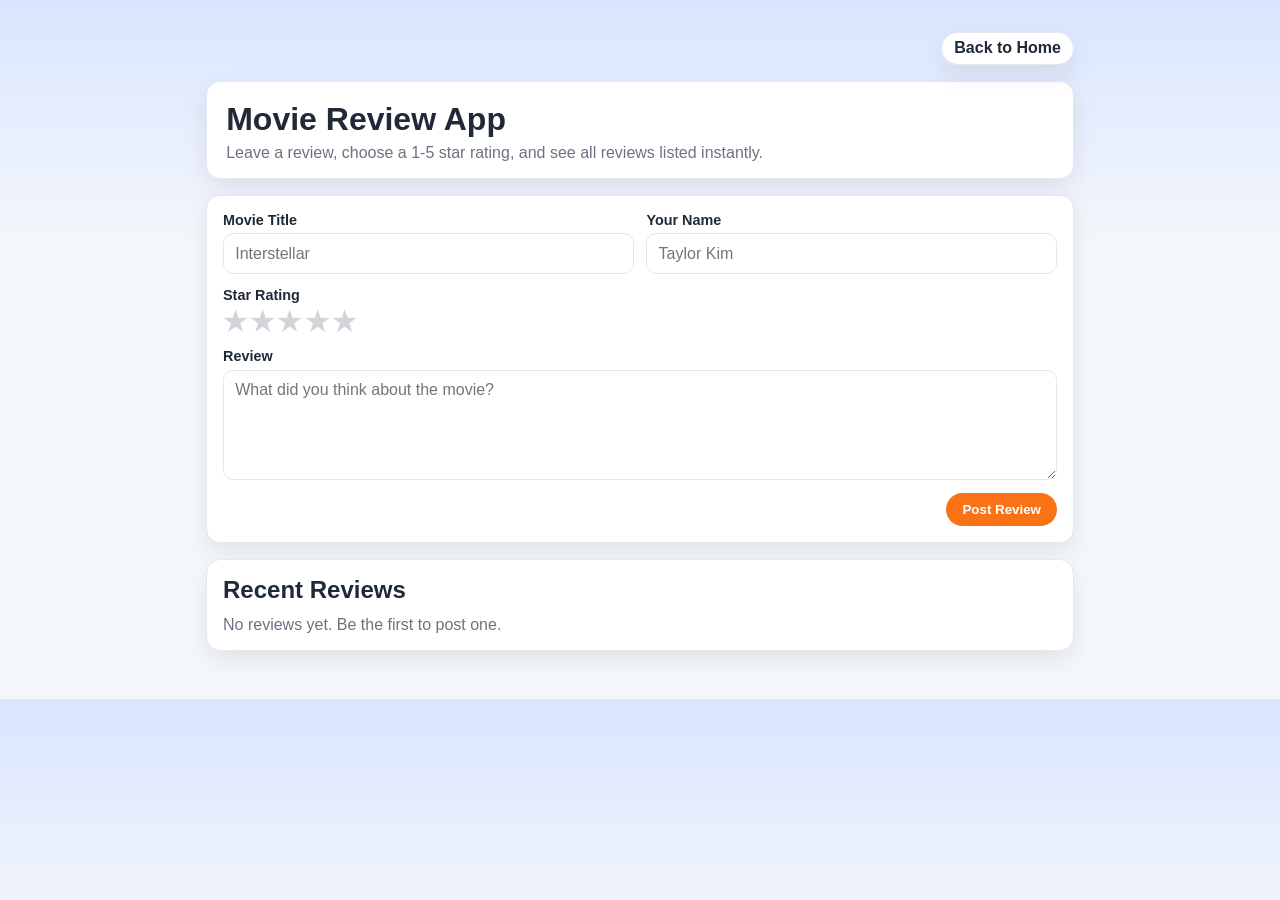
<file: movie-review.html>
<!DOCTYPE html>
<html lang="en">
<head>
    <meta charset="UTF-8">
    <meta name="viewport" content="width=device-width, initial-scale=1.0">
    <title>Movie Review App</title>
    <style>
        :root {
            --bg: #f4f7fb;
            --card: #ffffff;
            --text: #1f2937;
            --muted: #6b7280;
            --accent: #f97316;
            --border: #e5e7eb;
            --shadow: 0 10px 24px rgba(15, 23, 42, 0.08);
        }

        * {
            box-sizing: border-box;
        }

        body {
            margin: 0;
            font-family: "Segoe UI", "Helvetica Neue", Arial, sans-serif;
            color: var(--text);
            background: linear-gradient(180deg, #d9e5ff 0%, var(--bg) 35%);
        }

        .page {
            max-width: 900px;
            margin: 0 auto;
            padding: 2rem 1rem 3rem;
        }

        .top-nav {
            display: flex;
            justify-content: flex-end;
            margin-bottom: 1rem;
        }

        .top-nav a {
            text-decoration: none;
            color: var(--text);
            background: var(--card);
            border: 1px solid var(--border);
            border-radius: 999px;
            padding: 0.4rem 0.75rem;
            font-weight: 600;
            box-shadow: var(--shadow);
        }

        .hero-card,
        .form-card,
        .reviews-card {
            background: var(--card);
            border: 1px solid var(--border);
            border-radius: 14px;
            box-shadow: var(--shadow);
        }

        .hero-card {
            padding: 1.2rem 1.2rem 1rem;
            margin-bottom: 1rem;
        }

        .hero-card h1 {
            margin: 0 0 0.35rem;
            font-size: 2rem;
        }

        .hero-card p {
            margin: 0;
            color: var(--muted);
        }

        .form-card {
            padding: 1rem;
            margin-bottom: 1rem;
        }

        .grid {
            display: grid;
            grid-template-columns: 1fr 1fr;
            gap: 0.8rem;
        }

        .field {
            display: flex;
            flex-direction: column;
            gap: 0.35rem;
        }

        .field-wide {
            grid-column: 1 / -1;
        }

        label {
            font-size: 0.9rem;
            font-weight: 600;
        }

        input,
        textarea {
            width: 100%;
            border: 1px solid var(--border);
            border-radius: 10px;
            padding: 0.65rem 0.7rem;
            font: inherit;
            background: #fff;
        }

        textarea {
            min-height: 110px;
            resize: vertical;
        }

        .stars {
            display: inline-flex;
            flex-direction: row-reverse;
            justify-content: flex-end;
            gap: 0.2rem;
        }

        .stars input {
            display: none;
        }

        .stars label {
            cursor: pointer;
            font-size: 1.7rem;
            color: #d1d5db;
            line-height: 1;
        }

        .stars label::before {
            content: "★";
        }

        .stars label:hover,
        .stars label:hover ~ label,
        .stars input:checked ~ label {
            color: #f59e0b;
        }

        .actions {
            margin-top: 0.8rem;
            display: flex;
            justify-content: flex-end;
        }

        .btn {
            border: 0;
            border-radius: 999px;
            background: var(--accent);
            color: #fff;
            padding: 0.58rem 1rem;
            font-weight: 700;
            cursor: pointer;
        }

        .reviews-card {
            padding: 1rem;
        }

        .reviews-card h2 {
            margin: 0 0 0.75rem;
        }

        .empty {
            margin: 0;
            color: var(--muted);
        }

        .review-list {
            display: grid;
            gap: 0.75rem;
        }

        .review-item {
            border: 1px solid var(--border);
            border-radius: 12px;
            padding: 0.8rem;
            background: #fff;
        }

        .review-head {
            display: flex;
            justify-content: space-between;
            gap: 0.5rem;
            align-items: baseline;
            margin-bottom: 0.35rem;
        }

        .review-title {
            margin: 0;
            font-size: 1.02rem;
        }

        .review-meta {
            margin: 0;
            font-size: 0.88rem;
            color: var(--muted);
        }

        .review-stars {
            color: #f59e0b;
            font-weight: 700;
            white-space: nowrap;
        }

        .review-text {
            margin: 0.4rem 0 0;
        }

        @media (max-width: 700px) {
            .grid {
                grid-template-columns: 1fr;
            }
        }
    </style>
</head>
<body>
    <div class="page">
        <nav class="top-nav" aria-label="Navigation">
            <a href="index.html">Back to Home</a>
        </nav>

        <section class="hero-card">
            <h1>Movie Review App</h1>
            <p>Leave a review, choose a 1-5 star rating, and see all reviews listed instantly.</p>
        </section>

        <section class="form-card">
            <form id="reviewForm">
                <div class="grid">
                    <div class="field">
                        <label for="movieTitle">Movie Title</label>
                        <input id="movieTitle" name="movieTitle" type="text" required placeholder="Interstellar">
                    </div>

                    <div class="field">
                        <label for="reviewerName">Your Name</label>
                        <input id="reviewerName" name="reviewerName" type="text" required placeholder="Taylor Kim">
                    </div>

                    <div class="field field-wide">
                        <label>Star Rating</label>
                        <div class="stars" aria-label="Choose a star rating">
                            <input type="radio" id="star5" name="rating" value="5" required>
                            <label for="star5" title="5 stars"></label>
                            <input type="radio" id="star4" name="rating" value="4">
                            <label for="star4" title="4 stars"></label>
                            <input type="radio" id="star3" name="rating" value="3">
                            <label for="star3" title="3 stars"></label>
                            <input type="radio" id="star2" name="rating" value="2">
                            <label for="star2" title="2 stars"></label>
                            <input type="radio" id="star1" name="rating" value="1">
                            <label for="star1" title="1 star"></label>
                        </div>
                    </div>

                    <div class="field field-wide">
                        <label for="reviewText">Review</label>
                        <textarea id="reviewText" name="reviewText" required placeholder="What did you think about the movie?"></textarea>
                    </div>
                </div>

                <div class="actions">
                    <button class="btn" type="submit">Post Review</button>
                </div>
            </form>
        </section>

        <section class="reviews-card">
            <h2>Recent Reviews</h2>
            <p id="emptyState" class="empty">No reviews yet. Be the first to post one.</p>
            <div id="reviewList" class="review-list" aria-live="polite"></div>
        </section>
    </div>

    <script>
        const form = document.getElementById("reviewForm");
        const reviewList = document.getElementById("reviewList");
        const emptyState = document.getElementById("emptyState");

        const starsForValue = (value) => "★".repeat(value) + "☆".repeat(5 - value);

        form.addEventListener("submit", (event) => {
            event.preventDefault();

            const movieTitle = form.movieTitle.value.trim();
            const reviewerName = form.reviewerName.value.trim();
            const reviewText = form.reviewText.value.trim();
            const rating = Number(form.rating.value);

            if (!movieTitle || !reviewerName || !reviewText || !rating) {
                return;
            }

            const card = document.createElement("article");
            card.className = "review-item";

            const createdAt = new Date().toLocaleString();
            card.innerHTML = `
                <div class="review-head">
                    <h3 class="review-title">${movieTitle}</h3>
                    <span class="review-stars" aria-label="${rating} out of 5 stars">${starsForValue(rating)} (${rating}/5)</span>
                </div>
                <p class="review-meta">Reviewed by ${reviewerName} • ${createdAt}</p>
                <p class="review-text">${reviewText}</p>
            `;

            reviewList.prepend(card);
            emptyState.style.display = "none";
            form.reset();
        });
    </script>
</body>
</html>
</file>
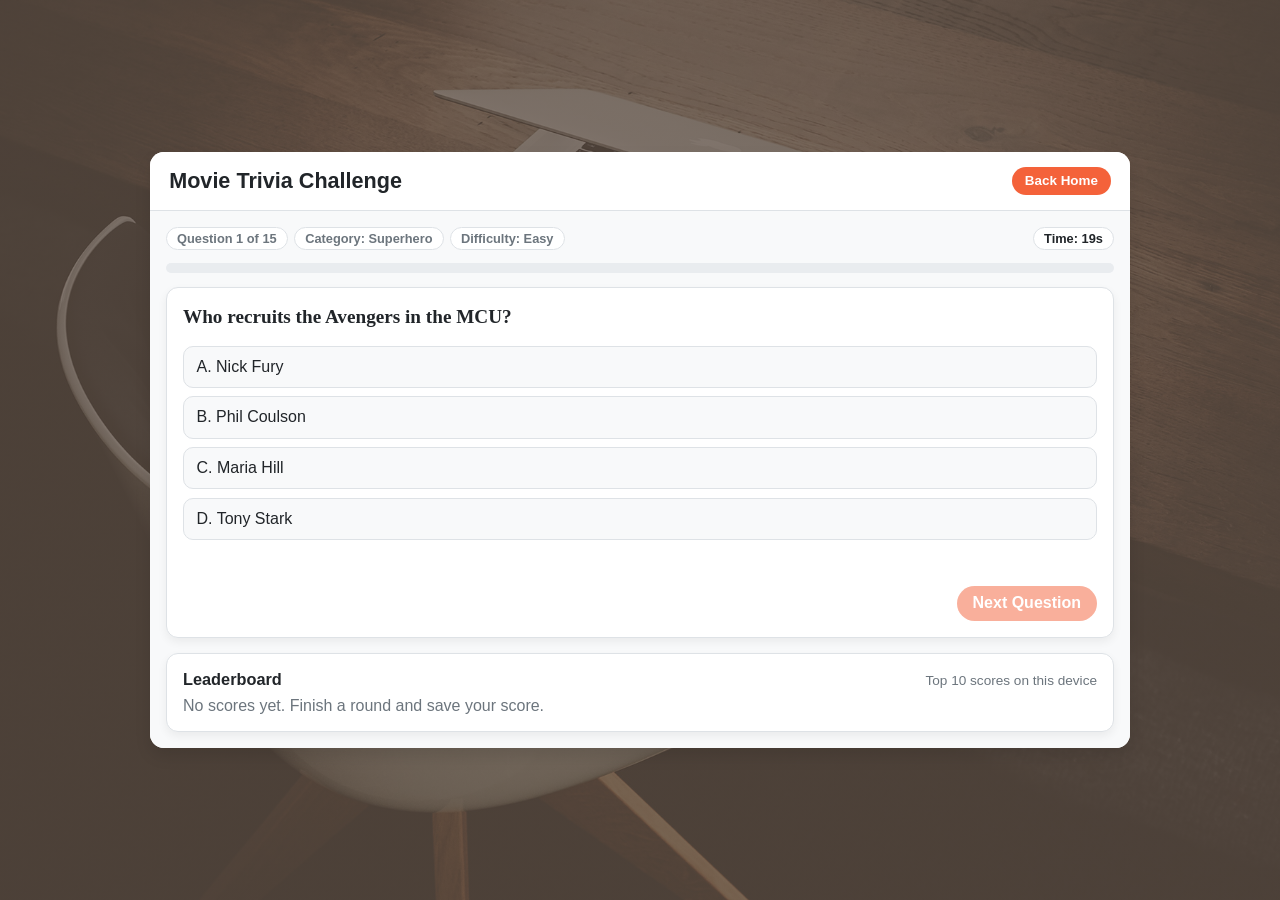
<file: movie-trivia.html>
<!DOCTYPE html>
<html lang="en">
<head>
    <meta charset="UTF-8">
    <meta name="viewport" content="width=device-width, initial-scale=1.0">
    <title>Movie Trivia Game</title>
    <style>
        :root {
            --primary: #f4623a;
            --primary-hover: #f24516;
            --ink: #212529;
            --muted: #6c757d;
            --line: #dee2e6;
            --ok: #198754;
            --bad: #dc3545;
            --card: #ffffff;
            --bg: #f8f9fa;
            --shadow: 0 0.5rem 1rem rgba(0, 0, 0, 0.1);
        }

        * {
            box-sizing: border-box;
        }

        body {
            margin: 0;
            font-family: "Merriweather Sans", -apple-system, BlinkMacSystemFont, "Segoe UI", Roboto, "Helvetica Neue", Arial, sans-serif;
            color: var(--ink);
            min-height: 100vh;
            background: linear-gradient(to bottom, rgba(92, 77, 66, 0.78), rgba(92, 77, 66, 0.78)), url("assets/img/bg-masthead.jpg");
            background-size: cover;
            background-position: center;
            padding: 1rem;
            display: grid;
            place-items: center;
        }

        .game-shell {
            width: min(980px, 100%);
            border-radius: 14px;
            overflow: hidden;
            box-shadow: var(--shadow);
            background: var(--card);
        }

        .topbar {
            background: #ffffff;
            border-bottom: 1px solid var(--line);
            padding: 0.95rem 1.2rem;
            display: flex;
            align-items: center;
            justify-content: space-between;
            gap: 1rem;
        }

        .topbar h1 {
            margin: 0;
            font-size: clamp(1.04rem, 2.3vw, 1.35rem);
            font-weight: 700;
            color: var(--ink);
        }

        .home-link {
            text-decoration: none;
            color: #ffffff;
            background: var(--primary);
            border-radius: 999px;
            padding: 0.4rem 0.8rem;
            font-weight: 700;
            font-size: 0.84rem;
            transition: background 0.15s ease;
            white-space: nowrap;
        }

        .home-link:hover {
            background: var(--primary-hover);
        }

        .content {
            padding: 1rem;
            background: var(--bg);
        }

        .meta {
            display: flex;
            flex-wrap: wrap;
            align-items: center;
            justify-content: space-between;
            gap: 0.65rem;
            margin-bottom: 0.8rem;
        }

        .pill-row {
            display: flex;
            flex-wrap: wrap;
            gap: 0.4rem;
        }

        .pill {
            border: 1px solid var(--line);
            border-radius: 999px;
            padding: 0.2rem 0.63rem;
            background: #ffffff;
            color: var(--muted);
            font-size: 0.8rem;
            font-weight: 600;
        }

        .timer {
            color: var(--ink);
            font-weight: 800;
        }

        .progress-wrap {
            margin-bottom: 0.9rem;
        }

        .progress-track {
            width: 100%;
            height: 10px;
            border-radius: 999px;
            background: #e9ecef;
            overflow: hidden;
        }

        .progress-fill {
            width: 0;
            height: 100%;
            background: var(--primary);
            transition: width 250ms ease;
        }

        .question-card,
        .result,
        .leaderboard-card {
            border: 1px solid var(--line);
            border-radius: 12px;
            background: #ffffff;
            box-shadow: 0 0.25rem 0.6rem rgba(0, 0, 0, 0.06);
        }

        .question-card {
            padding: 1rem;
            min-height: 320px;
            opacity: 1;
            transform: translateY(0);
            transition: opacity 220ms ease, transform 220ms ease;
        }

        .question-card.transitioning {
            opacity: 0;
            transform: translateY(8px);
        }

        .question-text {
            margin: 0 0 0.95rem;
            font-size: clamp(1.02rem, 2.2vw, 1.2rem);
            line-height: 1.36;
            font-family: "Merriweather", Georgia, "Times New Roman", serif;
        }

        .choices {
            display: grid;
            gap: 0.52rem;
        }

        .choice-btn {
            text-align: left;
            border: 1px solid var(--line);
            background: #f8f9fa;
            color: var(--ink);
            border-radius: 10px;
            padding: 0.7rem 0.78rem;
            font: inherit;
            cursor: pointer;
            transition: background 0.12s ease, border-color 0.12s ease;
        }

        .choice-btn:hover:not(:disabled) {
            background: #eef2f6;
        }

        .choice-btn.correct {
            background: #d1e7dd;
            border-color: #badbcc;
        }

        .choice-btn.incorrect {
            background: #f8d7da;
            border-color: #f5c2c7;
        }

        .feedback {
            min-height: 1.2rem;
            margin: 0.8rem 0 0;
            font-weight: 700;
        }

        .feedback.good {
            color: var(--ok);
        }

        .feedback.bad {
            color: var(--bad);
        }

        .actions {
            margin-top: 0.85rem;
            display: flex;
            justify-content: flex-end;
        }

        .next-btn,
        .restart-btn,
        .save-btn {
            border: 0;
            border-radius: 999px;
            padding: 0.55rem 1rem;
            font: inherit;
            font-weight: 700;
            color: #ffffff;
            background: var(--primary);
            cursor: pointer;
            transition: background 0.15s ease;
        }

        .next-btn:hover:not(:disabled),
        .restart-btn:hover,
        .save-btn:hover:not(:disabled) {
            background: var(--primary-hover);
        }

        .next-btn:disabled,
        .save-btn:disabled {
            opacity: 0.5;
            cursor: not-allowed;
        }

        .result {
            display: none;
            margin-top: 0.9rem;
            padding: 1.2rem;
            text-align: center;
            animation: fadeInUp 260ms ease;
        }

        .result h2 {
            margin: 0 0 0.3rem;
            font-size: 1.4rem;
        }

        .result p {
            margin: 0.35rem 0;
            color: var(--muted);
        }

        .final-score {
            margin: 0.4rem 0;
            font-size: 1.8rem;
            font-weight: 800;
            color: var(--ink);
        }

        .save-row {
            margin: 0.8rem auto 0.3rem;
            display: flex;
            flex-wrap: wrap;
            justify-content: center;
            gap: 0.45rem;
            max-width: 500px;
        }

        .save-row input {
            flex: 1 1 220px;
            border: 1px solid var(--line);
            border-radius: 999px;
            padding: 0.55rem 0.8rem;
            font: inherit;
        }

        .save-message {
            min-height: 1.2rem;
            font-size: 0.9rem;
            font-weight: 700;
        }

        .save-message.ok {
            color: var(--ok);
        }

        .save-message.bad {
            color: var(--bad);
        }

        .leaderboard-card {
            margin-top: 0.9rem;
            padding: 1rem;
        }

        .leaderboard-head {
            display: flex;
            justify-content: space-between;
            align-items: baseline;
            margin-bottom: 0.55rem;
            gap: 0.6rem;
        }

        .leaderboard-head h3 {
            margin: 0;
            font-size: 1.02rem;
        }

        .leaderboard-head p {
            margin: 0;
            color: var(--muted);
            font-size: 0.85rem;
        }

        .leaderboard-list {
            margin: 0;
            padding-left: 1.2rem;
            display: grid;
            gap: 0.4rem;
        }

        .leaderboard-item {
            display: flex;
            justify-content: space-between;
            gap: 0.75rem;
            border-bottom: 1px dashed #e5e7eb;
            padding-bottom: 0.22rem;
            font-size: 0.95rem;
        }

        .leaderboard-item:last-child {
            border-bottom: 0;
        }

        .lb-score {
            font-weight: 800;
            color: #1e293b;
            white-space: nowrap;
        }

        .leaderboard-empty {
            margin: 0;
            color: var(--muted);
        }

        @keyframes fadeInUp {
            from { opacity: 0; transform: translateY(8px); }
            to { opacity: 1; transform: translateY(0); }
        }

        @media (max-width: 700px) {
            .content {
                padding: 0.8rem;
            }

            .question-card {
                min-height: 355px;
            }

            .topbar {
                padding: 0.82rem 0.9rem;
            }
        }
    </style>
</head>
<body>
    <section class="game-shell" aria-label="Movie trivia game">
        <header class="topbar">
            <h1>Movie Trivia Challenge</h1>
            <a class="home-link" href="index.html">Back Home</a>
        </header>

        <div class="content">
            <div class="meta">
                <div class="pill-row">
                    <span id="progressText" class="pill">Question 1 of 15</span>
                    <span id="categoryPill" class="pill">Category: Action</span>
                    <span id="difficultyPill" class="pill">Difficulty: Easy</span>
                </div>
                <div class="pill timer">Time: <span id="timeLeft">20</span>s</div>
            </div>

            <div class="progress-wrap">
                <div class="progress-track">
                    <div id="progressFill" class="progress-fill"></div>
                </div>
            </div>

            <article id="questionCard" class="question-card">
                <h2 id="questionText" class="question-text"></h2>
                <div id="choices" class="choices"></div>
                <p id="feedback" class="feedback" aria-live="polite"></p>
                <div class="actions">
                    <button id="nextBtn" class="next-btn" type="button" disabled>Next Question</button>
                </div>
            </article>

            <section id="result" class="result">
                <h2>Game Complete</h2>
                <p>You finished the movie trivia challenge.</p>
                <p class="final-score" id="scoreLine"></p>
                <p id="scoreMessage"></p>
                <div class="save-row">
                    <input id="playerNameInput" type="text" maxlength="24" placeholder="Enter your name for the leaderboard">
                    <button id="saveScoreBtn" class="save-btn" type="button">Save Score</button>
                </div>
                <p id="saveMessage" class="save-message" aria-live="polite"></p>
                <button id="restartBtn" class="restart-btn" type="button">Play Again</button>
            </section>

            <section class="leaderboard-card" aria-label="Leaderboard">
                <div class="leaderboard-head">
                    <h3>Leaderboard</h3>
                    <p>Top 10 scores on this device</p>
                </div>
                <ol id="leaderboardList" class="leaderboard-list"></ol>
                <p id="leaderboardEmpty" class="leaderboard-empty">No scores yet. Finish a round and save your score.</p>
            </section>
        </div>
    </section>

    <script>
        // Core questions plus 100 additional questions for random rounds.
        const QUESTIONS_PER_GAME = 15;
        const coreQuestions = [
            { category: "Sci-Fi", difficulty: "Easy", question: "In The Matrix (1999), what color pill does Neo take?", choices: ["Blue", "Red", "Green", "Yellow"], correctIndex: 1 },
            { category: "Animation", difficulty: "Easy", question: "In Toy Story, what is the name of Andy's cowboy doll?", choices: ["Jessie", "Buzz", "Woody", "Bullseye"], correctIndex: 2 },
            { category: "Classics", difficulty: "Medium", question: "Who directed Jaws (1975)?", choices: ["Martin Scorsese", "George Lucas", "Steven Spielberg", "Francis Ford Coppola"], correctIndex: 2 },
            { category: "Action", difficulty: "Easy", question: "In Avengers: Endgame, who says 'I am Iron Man'?", choices: ["Steve Rogers", "Thor", "Tony Stark", "Bruce Banner"], correctIndex: 2 },
            { category: "Fantasy", difficulty: "Medium", question: "In Harry Potter, what house is Luna Lovegood in?", choices: ["Gryffindor", "Ravenclaw", "Hufflepuff", "Slytherin"], correctIndex: 1 },
            { category: "Thriller", difficulty: "Hard", question: "In Inception, what object is Cobb's totem?", choices: ["A loaded die", "A spinning top", "A coin", "A chess knight"], correctIndex: 1 },
            { category: "Adventure", difficulty: "Easy", question: "What is the name of the kingdom in Frozen?", choices: ["Arendelle", "Narnia", "Westeros", "Zamunda"], correctIndex: 0 },
            { category: "Drama", difficulty: "Medium", question: "In Forrest Gump, what company does Forrest invest in?", choices: ["Microsoft", "IBM", "Apple", "AT&T"], correctIndex: 2 },
            { category: "Superhero", difficulty: "Medium", question: "In The Dark Knight, who plays the Joker?", choices: ["Joaquin Phoenix", "Heath Ledger", "Jared Leto", "Tom Hardy"], correctIndex: 1 },
            { category: "Comedy", difficulty: "Easy", question: "In Home Alone, what is the first name of the main character?", choices: ["Kevin", "Harry", "Marv", "Peter"], correctIndex: 0 },
            { category: "Sci-Fi", difficulty: "Hard", question: "In Interstellar, what is the name of the robot with adjustable humor settings?", choices: ["KIPP", "TARS", "HAL", "R2-D2"], correctIndex: 1 },
            { category: "Crime", difficulty: "Hard", question: "In The Godfather, who says 'I'm gonna make him an offer he can't refuse'?", choices: ["Michael Corleone", "Tom Hagen", "Vito Corleone", "Sonny Corleone"], correctIndex: 2 },
            { category: "Adventure", difficulty: "Medium", question: "In Jurassic Park, what type of dinosaur is shown on the park's logo?", choices: ["Velociraptor", "Tyrannosaurus rex", "Triceratops", "Brachiosaurus"], correctIndex: 1 },
            { category: "Animation", difficulty: "Medium", question: "In Finding Nemo, what kind of fish is Dory?", choices: ["Clownfish", "Blue tang", "Goldfish", "Angelfish"], correctIndex: 1 },
            { category: "Classics", difficulty: "Hard", question: "In Casablanca, what song does Sam famously play?", choices: ["As Time Goes By", "Blue Moon", "Moon River", "Over the Rainbow"], correctIndex: 0 }
        ];
        const additionalQuestions = [
            { category: "Drama", difficulty: "Easy", question: "Who directed Titanic (1997)?", choices: ["James Cameron", "Ridley Scott", "Peter Jackson", "David Fincher"], correctIndex: 0 },
            { category: "Action", difficulty: "Easy", question: "Who plays Maximus in Gladiator?", choices: ["Russell Crowe", "Joaquin Phoenix", "Hugh Jackman", "Gerard Butler"], correctIndex: 0 },
            { category: "Superhero", difficulty: "Easy", question: "Batman primarily protects which city?", choices: ["Metropolis", "Star City", "Gotham", "Central City"], correctIndex: 2 },
            { category: "Sci-Fi", difficulty: "Easy", question: "Which franchise is known for the line 'May the Force be with you'?", choices: ["Star Trek", "Star Wars", "Dune", "Avatar"], correctIndex: 1 },
            { category: "Animation", difficulty: "Easy", question: "What is Nemo's father's name in Finding Nemo?", choices: ["Gill", "Marlin", "Bruce", "Bloat"], correctIndex: 1 },
            { category: "Superhero", difficulty: "Easy", question: "What is the fictional African nation in Black Panther?", choices: ["Genosha", "Latveria", "Wakanda", "Zamunda"], correctIndex: 2 },
            { category: "Animation", difficulty: "Easy", question: "What is the rat's name in Ratatouille?", choices: ["Remy", "Emile", "Linguini", "Gusteau"], correctIndex: 0 },
            { category: "Fantasy", difficulty: "Easy", question: "Who wrote The Hobbit?", choices: ["C.S. Lewis", "J.R.R. Tolkien", "George R.R. Martin", "J.K. Rowling"], correctIndex: 1 },
            { category: "Adventure", difficulty: "Medium", question: "Who founded Jurassic Park in the film?", choices: ["Alan Grant", "John Hammond", "Ian Malcolm", "Lewis Dodgson"], correctIndex: 1 },
            { category: "Comedy", difficulty: "Easy", question: "What is the Ghostbusters' iconic vehicle called?", choices: ["Ecto-1", "Mystery Machine", "Batmobile", "Interceptor"], correctIndex: 0 },
            { category: "Animation", difficulty: "Easy", question: "What is the name of the young Wilderness Explorer in Up?", choices: ["Carl", "Dug", "Russell", "Kevin"], correctIndex: 2 },
            { category: "Animation", difficulty: "Easy", question: "In Coco, where does much of the story take place?", choices: ["Neverland", "Land of the Dead", "Olympus", "Narnia"], correctIndex: 1 },
            { category: "Animation", difficulty: "Easy", question: "Who voices Donkey in Shrek?", choices: ["Chris Rock", "Mike Myers", "Eddie Murphy", "Will Smith"], correctIndex: 2 },
            { category: "Sci-Fi", difficulty: "Easy", question: "What is the moon called in Avatar (2009)?", choices: ["Pandora", "Titan", "Europa", "Endor"], correctIndex: 0 },
            { category: "Action", difficulty: "Easy", question: "Who is the main protagonist in Mission: Impossible films?", choices: ["Jason Bourne", "Ethan Hunt", "James Bond", "John Wick"], correctIndex: 1 },
            { category: "Action", difficulty: "Easy", question: "What building is central to Die Hard?", choices: ["Wayne Tower", "Nakatomi Plaza", "Stark Tower", "Empire State Building"], correctIndex: 1 },
            { category: "Drama", difficulty: "Easy", question: "Rocky Balboa is strongly associated with which U.S. city?", choices: ["Boston", "Chicago", "Philadelphia", "Miami"], correctIndex: 2 },
            { category: "Animation", difficulty: "Easy", question: "Who is Simba's father in The Lion King?", choices: ["Scar", "Mufasa", "Rafiki", "Zazu"], correctIndex: 1 },
            { category: "Animation", difficulty: "Easy", question: "What is the name of the princess in Aladdin?", choices: ["Aurora", "Jasmine", "Ariel", "Tiana"], correctIndex: 1 },
            { category: "Animation", difficulty: "Easy", question: "Which demigod accompanies Moana?", choices: ["Hercules", "Maui", "Poseidon", "Hades"], correctIndex: 1 },
            { category: "Animation", difficulty: "Easy", question: "Which Frozen character has ice powers?", choices: ["Anna", "Elsa", "Olaf", "Kristoff"], correctIndex: 1 },
            { category: "Adventure", difficulty: "Easy", question: "Who is the protagonist of The Hunger Games?", choices: ["Katniss Everdeen", "Tris Prior", "Hermione Granger", "Clary Fray"], correctIndex: 0 },
            { category: "Sci-Fi", difficulty: "Easy", question: "What car is used for time travel in Back to the Future?", choices: ["Mustang", "Camaro", "DeLorean", "Corvette"], correctIndex: 2 },
            { category: "Superhero", difficulty: "Easy", question: "What is Spider-Man's real name?", choices: ["Peter Parker", "Miles Morales", "Bruce Wayne", "Clark Kent"], correctIndex: 0 },
            { category: "Adventure", difficulty: "Easy", question: "What is Indiana Jones' signature weapon?", choices: ["Lasso", "Whip", "Sword", "Bow"], correctIndex: 1 },
            { category: "Adventure", difficulty: "Easy", question: "Who is the captain in Pirates of the Caribbean?", choices: ["Will Turner", "Hector Barbossa", "Jack Sparrow", "Davy Jones"], correctIndex: 2 },
            { category: "Sci-Fi", difficulty: "Medium", question: "What is the name of Morpheus' ship in The Matrix?", choices: ["Serenity", "Nebuchadnezzar", "Galactica", "Rocinante"], correctIndex: 1 },
            { category: "Sci-Fi", difficulty: "Easy", question: "Which movie features the line 'I'll be back'?", choices: ["RoboCop", "Predator", "The Terminator", "Total Recall"], correctIndex: 2 },
            { category: "Horror", difficulty: "Easy", question: "What is the alien species called in Alien?", choices: ["Predator", "Xenomorph", "Martian", "Wraith"], correctIndex: 1 },
            { category: "Thriller", difficulty: "Hard", question: "What is Hannibal Lecter's profession in The Silence of the Lambs?", choices: ["Lawyer", "Psychiatrist", "Detective", "Chef"], correctIndex: 1 },
            { category: "Drama", difficulty: "Medium", question: "What is the nickname of Andy's friend in The Shawshank Redemption?", choices: ["Blue", "Red", "Doc", "Ace"], correctIndex: 1 },
            { category: "Crime", difficulty: "Easy", question: "The Godfather films center on which family?", choices: ["Soprano", "Corleone", "Tattaglia", "Barzini"], correctIndex: 1 },
            { category: "Animation", difficulty: "Easy", question: "Who is the space ranger toy in Toy Story?", choices: ["Woody", "Slinky", "Rex", "Buzz Lightyear"], correctIndex: 3 },
            { category: "Animation", difficulty: "Easy", question: "Who is the one-eyed monster in Monsters, Inc.?", choices: ["Sulley", "Mike Wazowski", "Randall", "Boo"], correctIndex: 1 },
            { category: "Animation", difficulty: "Easy", question: "Who is the supervillain in Despicable Me?", choices: ["Vector", "Gru", "Balthazar", "Dru"], correctIndex: 1 },
            { category: "Animation", difficulty: "Easy", question: "What is the name of the baby in The Incredibles?", choices: ["Dash", "Jack-Jack", "Violet", "Syndrome"], correctIndex: 1 },
            { category: "Animation", difficulty: "Easy", question: "What race car is the main character in Cars?", choices: ["Doc Hudson", "Mater", "Lightning McQueen", "Chick Hicks"], correctIndex: 2 },
            { category: "Animation", difficulty: "Easy", question: "What is the name of WALL-E's robot companion?", choices: ["EVE", "AUTO", "MO", "HAL"], correctIndex: 0 },
            { category: "Animation", difficulty: "Easy", question: "Who is the princess in Brave?", choices: ["Moana", "Elsa", "Merida", "Rapunzel"], correctIndex: 2 },
            { category: "Animation", difficulty: "Easy", question: "What is Judy Hopps' profession in Zootopia?", choices: ["Teacher", "Chef", "Police officer", "Journalist"], correctIndex: 2 },
            { category: "Superhero", difficulty: "Medium", question: "Who plays Doctor Strange in the MCU?", choices: ["Tom Hiddleston", "Benedict Cumberbatch", "Paul Rudd", "Chris Evans"], correctIndex: 1 },
            { category: "Superhero", difficulty: "Easy", question: "Which film launched the MCU in 2008?", choices: ["The Incredible Hulk", "Iron Man", "Thor", "Captain America"], correctIndex: 1 },
            { category: "Superhero", difficulty: "Easy", question: "What is Thor's hammer called?", choices: ["Stormbreaker", "Gungnir", "Mjolnir", "Excalibur"], correctIndex: 2 },
            { category: "Superhero", difficulty: "Medium", question: "Captain America's shield is primarily made of what?", choices: ["Adamantium", "Vibranium", "Titanium", "Steel"], correctIndex: 1 },
            { category: "Superhero", difficulty: "Easy", question: "Who recruits the Avengers in the MCU?", choices: ["Nick Fury", "Phil Coulson", "Maria Hill", "Tony Stark"], correctIndex: 0 },
            { category: "Sci-Fi", difficulty: "Easy", question: "What is the Child's name in The Mandalorian?", choices: ["Yoda", "Grogu", "Babu", "Din"], correctIndex: 1 },
            { category: "Sci-Fi", difficulty: "Medium", question: "What is the name of Cassian's droid in Rogue One?", choices: ["BB-8", "K-2SO", "C-3PO", "IG-11"], correctIndex: 1 },
            { category: "Fantasy", difficulty: "Medium", question: "What is the elven refuge called in The Lord of the Rings?", choices: ["Mordor", "Rohan", "Rivendell", "Gondor"], correctIndex: 2 },
            { category: "Fantasy", difficulty: "Easy", question: "What is the wizarding school in Harry Potter?", choices: ["Beauxbatons", "Durmstrang", "Ilvermorny", "Hogwarts"], correctIndex: 3 },
            { category: "Fantasy", difficulty: "Easy", question: "What is Harry Potter's owl named?", choices: ["Crookshanks", "Hedwig", "Scabbers", "Fawkes"], correctIndex: 1 },
            { category: "Fantasy", difficulty: "Medium", question: "Who is the escaped prisoner in Harry Potter and the Prisoner of Azkaban?", choices: ["Lucius Malfoy", "Sirius Black", "Peter Pettigrew", "Remus Lupin"], correctIndex: 1 },
            { category: "Fantasy", difficulty: "Medium", question: "Who wrote Fantastic Beasts and Where to Find Them (in-universe)?", choices: ["Albus Dumbledore", "Gellert Grindelwald", "Newt Scamander", "Bathilda Bagshot"], correctIndex: 2 },
            { category: "Romance", difficulty: "Easy", question: "Who is the vampire love interest in Twilight?", choices: ["Jacob Black", "Edward Cullen", "Carlisle Cullen", "Jasper Hale"], correctIndex: 1 },
            { category: "Comedy", difficulty: "Medium", question: "In Mean Girls, what date is celebrated as 'Mean Girls Day'?", choices: ["October 3rd", "October 31st", "September 1st", "November 5th"], correctIndex: 0 },
            { category: "Comedy", difficulty: "Easy", question: "What is Elle Woods' dog's name in Legally Blonde?", choices: ["Bruiser", "Buddy", "Baxter", "Bingo"], correctIndex: 0 },
            { category: "Drama", difficulty: "Easy", question: "Who is the demanding editor in The Devil Wears Prada?", choices: ["Emily Charlton", "Andrea Sachs", "Nigel", "Miranda Priestly"], correctIndex: 3 },
            { category: "Musical", difficulty: "Medium", question: "Mamma Mia! is set on which type of location?", choices: ["Italian city", "Greek island", "French village", "Spanish coast"], correctIndex: 1 },
            { category: "Musical", difficulty: "Medium", question: "What is the family's surname in The Sound of Music?", choices: ["Von Trapp", "Von Braun", "Von Richthofen", "Von Berg"], correctIndex: 0 },
            { category: "Action", difficulty: "Easy", question: "What is Pete Mitchell's call sign in Top Gun?", choices: ["Goose", "Iceman", "Maverick", "Rooster"], correctIndex: 2 },
            { category: "Action", difficulty: "Easy", question: "What is the title of the Top Gun sequel?", choices: ["Top Gun: Legacy", "Top Gun: Maverick", "Top Gun Returns", "Top Gun 2"], correctIndex: 1 },
            { category: "Sci-Fi", difficulty: "Medium", question: "What nickname does Cooper use for his daughter in Interstellar?", choices: ["Murph", "Maggie", "Maya", "Molly"], correctIndex: 0 },
            { category: "Sci-Fi", difficulty: "Easy", question: "What desert planet is central in Dune?", choices: ["Tatooine", "Arrakis", "Krypton", "Vulcan"], correctIndex: 1 },
            { category: "Action", difficulty: "Medium", question: "Who is the fierce road warrior in Mad Max: Fury Road?", choices: ["Immortan Joe", "Nux", "Furiosa", "Toast"], correctIndex: 2 },
            { category: "Action", difficulty: "Easy", question: "Who plays John Wick?", choices: ["Tom Cruise", "Keanu Reeves", "Jason Statham", "Liam Neeson"], correctIndex: 1 },
            { category: "Action", difficulty: "Easy", question: "What is Dom's surname in Fast & Furious?", choices: ["Toretto", "Walker", "Roman", "Shaw"], correctIndex: 0 },
            { category: "Thriller", difficulty: "Medium", question: "Who directed The Prestige?", choices: ["Denis Villeneuve", "Christopher Nolan", "Sam Mendes", "Danny Boyle"], correctIndex: 1 },
            { category: "Drama", difficulty: "Easy", question: "Who plays J. Robert Oppenheimer in Oppenheimer?", choices: ["Cillian Murphy", "Matt Damon", "Robert Downey Jr.", "Gary Oldman"], correctIndex: 0 },
            { category: "Comedy", difficulty: "Easy", question: "Who stars as Barbie in Barbie (2023)?", choices: ["Emma Stone", "Margot Robbie", "Anya Taylor-Joy", "Florence Pugh"], correctIndex: 1 },
            { category: "Thriller", difficulty: "Easy", question: "Joker (2019) is set primarily in what city?", choices: ["Metropolis", "Central City", "Gotham", "Bludhaven"], correctIndex: 2 },
            { category: "Mystery", difficulty: "Medium", question: "Who is the detective in Knives Out?", choices: ["Hercule Poirot", "Benoit Blanc", "Sherlock Holmes", "Philip Marlowe"], correctIndex: 1 },
            { category: "Mystery", difficulty: "Medium", question: "Glass Onion features which detective returning?", choices: ["Benoit Blanc", "Jake Gittes", "Detective Mills", "Nancy Drew"], correctIndex: 0 },
            { category: "Horror", difficulty: "Easy", question: "What is the masked killer called in Scream?", choices: ["Leatherface", "Ghostface", "Pennywise", "Michael Myers"], correctIndex: 1 },
            { category: "Horror", difficulty: "Easy", question: "Who is the killer in Halloween films?", choices: ["Jason Voorhees", "Freddy Krueger", "Michael Myers", "Chucky"], correctIndex: 2 },
            { category: "Horror", difficulty: "Medium", question: "The Conjuring films focus on which paranormal investigators?", choices: ["The Warrens", "The Winchesters", "The Bradys", "The Polks"], correctIndex: 0 },
            { category: "Horror", difficulty: "Easy", question: "What is the clown's name in It?", choices: ["Art", "Pennywise", "Bozo", "Skars"], correctIndex: 1 },
            { category: "Horror", difficulty: "Medium", question: "What is the first name of the possessed girl in The Exorcist?", choices: ["Regan", "Carrie", "Megan", "Erin"], correctIndex: 0 },
            { category: "Drama", difficulty: "Medium", question: "Parasite won Best Picture and was produced in which country?", choices: ["Japan", "South Korea", "China", "Thailand"], correctIndex: 1 },
            { category: "Animation", difficulty: "Medium", question: "Spirited Away was produced by which studio?", choices: ["Pixar", "DreamWorks", "Studio Ghibli", "Laika"], correctIndex: 2 },
            { category: "Animation", difficulty: "Easy", question: "What forest creature is in My Neighbor Totoro's title?", choices: ["Totoro", "Kodama", "No-Face", "Calcifer"], correctIndex: 0 },
            { category: "Adventure", difficulty: "Medium", question: "In The Princess Bride, who says 'As you wish'?", choices: ["Inigo", "Westley", "Humperdinck", "Fezzik"], correctIndex: 1 },
            { category: "Romance", difficulty: "Easy", question: "What is the female lead's name in The Notebook?", choices: ["Ellie", "Allie", "Annie", "Ava"], correctIndex: 1 },
            { category: "Classics", difficulty: "Medium", question: "Casablanca is set in which city?", choices: ["Cairo", "Tangier", "Casablanca", "Algiers"], correctIndex: 2 },
            { category: "Classics", difficulty: "Hard", question: "What is the name of the sled in Citizen Kane?", choices: ["Rosebud", "Snowfall", "Winter", "Redbird"], correctIndex: 0 },
            { category: "Thriller", difficulty: "Medium", question: "What motel is central in Psycho?", choices: ["Bates Motel", "Overlook Hotel", "Derry Inn", "Hill House"], correctIndex: 0 },
            { category: "Classics", difficulty: "Medium", question: "Who directed Rear Window?", choices: ["Billy Wilder", "Alfred Hitchcock", "Orson Welles", "John Ford"], correctIndex: 1 },
            { category: "Sci-Fi", difficulty: "Medium", question: "What is the AI computer called in 2001: A Space Odyssey?", choices: ["Skynet", "Mother", "HAL 9000", "Jarvis"], correctIndex: 2 },
            { category: "Sci-Fi", difficulty: "Hard", question: "In Blade Runner, what term is used for bioengineered humans?", choices: ["Replicants", "Synths", "Clones", "Cylons"], correctIndex: 0 },
            { category: "Comedy", difficulty: "Easy", question: "Who stars in The Truman Show?", choices: ["Jim Carrey", "Tom Hanks", "Robin Williams", "Ben Stiller"], correctIndex: 0 },
            { category: "Comedy", difficulty: "Medium", question: "In Groundhog Day, in which town is Phil stuck reliving the day?", choices: ["Punxsutawney", "Scranton", "Albany", "Pittsburgh"], correctIndex: 0 },
            { category: "Comedy", difficulty: "Medium", question: "What nickname is used for Jeffrey Lebowski in The Big Lebowski?", choices: ["The Boss", "The Duke", "The Dude", "The Chief"], correctIndex: 2 },
            { category: "Thriller", difficulty: "Hard", question: "Who is the main villain in No Country for Old Men?", choices: ["Llewelyn Moss", "Anton Chigurh", "Ed Tom Bell", "Carson Wells"], correctIndex: 1 },
            { category: "Drama", difficulty: "Medium", question: "What instrument is central in Whiplash?", choices: ["Violin", "Piano", "Saxophone", "Drums"], correctIndex: 3 },
            { category: "Drama", difficulty: "Medium", question: "Who stars as Nina in Black Swan?", choices: ["Emma Stone", "Natalie Portman", "Mila Kunis", "Anne Hathaway"], correctIndex: 1 },
            { category: "Drama", difficulty: "Easy", question: "The Social Network is based on the creation of which company?", choices: ["Twitter", "Google", "Facebook", "Snapchat"], correctIndex: 2 },
            { category: "Drama", difficulty: "Easy", question: "Who plays Jordan Belfort in The Wolf of Wall Street?", choices: ["Brad Pitt", "Leonardo DiCaprio", "Matt Damon", "Christian Bale"], correctIndex: 1 },
            { category: "Crime", difficulty: "Easy", question: "Who leads the crew in Ocean's Eleven?", choices: ["Rusty Ryan", "Danny Ocean", "Linus Caldwell", "Terry Benedict"], correctIndex: 1 },
            { category: "Action", difficulty: "Medium", question: "What does IMF stand for in Mission: Impossible?", choices: ["International Mission Force", "Impossible Missions Force", "Impossible Mission Force", "International Military Force"], correctIndex: 2 },
            { category: "Action", difficulty: "Easy", question: "Who plays James Bond in Skyfall?", choices: ["Pierce Brosnan", "Daniel Craig", "Sean Connery", "Roger Moore"], correctIndex: 1 },
            { category: "Action", difficulty: "Easy", question: "What is James Bond's agent number?", choices: ["006", "009", "007", "001"], correctIndex: 2 }
        ];

        const questionBank = [...coreQuestions, ...additionalQuestions];

        const questionText = document.getElementById("questionText");
        const choicesEl = document.getElementById("choices");
        const feedbackEl = document.getElementById("feedback");
        const nextBtn = document.getElementById("nextBtn");
        const progressText = document.getElementById("progressText");
        const progressFill = document.getElementById("progressFill");
        const categoryPill = document.getElementById("categoryPill");
        const difficultyPill = document.getElementById("difficultyPill");
        const timeLeftEl = document.getElementById("timeLeft");
        const resultEl = document.getElementById("result");
        const scoreLine = document.getElementById("scoreLine");
        const scoreMessage = document.getElementById("scoreMessage");
        const restartBtn = document.getElementById("restartBtn");
        const questionCard = document.getElementById("questionCard");
        const playerNameInput = document.getElementById("playerNameInput");
        const saveScoreBtn = document.getElementById("saveScoreBtn");
        const saveMessage = document.getElementById("saveMessage");
        const leaderboardList = document.getElementById("leaderboardList");
        const leaderboardEmpty = document.getElementById("leaderboardEmpty");

        let currentIndex = 0;
        let score = 0;
        let answered = false;
        let timerId = null;
        let timeLeft = 20;
        let scoreSaved = false;
        let activeQuestions = [];

        const LEADERBOARD_KEY = "movie_trivia_leaderboard_v1";

        // Tiny WebAudio beeps for correct/incorrect responses.
        const audioCtx = new (window.AudioContext || window.webkitAudioContext)();
        function playTone(frequency, durationMs, type = "sine", volume = 0.04) {
            const osc = audioCtx.createOscillator();
            const gain = audioCtx.createGain();
            osc.type = type;
            osc.frequency.value = frequency;
            gain.gain.value = volume;
            osc.connect(gain);
            gain.connect(audioCtx.destination);
            osc.start();
            osc.stop(audioCtx.currentTime + durationMs / 1000);
        }

        function playCorrectSound() {
            playTone(720, 90, "triangle", 0.05);
            setTimeout(() => playTone(980, 120, "triangle", 0.05), 90);
        }

        function playIncorrectSound() {
            playTone(260, 140, "sawtooth", 0.04);
            setTimeout(() => playTone(180, 170, "sawtooth", 0.04), 120);
        }

        function loadLeaderboard() {
            try {
                const raw = localStorage.getItem(LEADERBOARD_KEY);
                const parsed = raw ? JSON.parse(raw) : [];
                return Array.isArray(parsed) ? parsed : [];
            } catch {
                return [];
            }
        }

        function saveLeaderboard(entries) {
            localStorage.setItem(LEADERBOARD_KEY, JSON.stringify(entries));
        }

        function renderLeaderboard() {
            const entries = loadLeaderboard();
            leaderboardList.innerHTML = "";

            if (entries.length === 0) {
                leaderboardEmpty.style.display = "block";
                return;
            }

            leaderboardEmpty.style.display = "none";

            entries.forEach((entry, i) => {
                const item = document.createElement("li");
                item.className = "leaderboard-item";
                item.innerHTML = `
                    <span>${i + 1}. ${entry.name}</span>
                    <span class="lb-score">${entry.score}/${entry.total} (${entry.percent}%)</span>
                `;
                leaderboardList.appendChild(item);
            });
        }

        function setProgress() {
            progressText.textContent = `Question ${currentIndex + 1} of ${activeQuestions.length}`;
            progressFill.style.width = `${(currentIndex / activeQuestions.length) * 100}%`;
        }

        function startTimer() {
            clearInterval(timerId);
            timeLeft = 20;
            timeLeftEl.textContent = timeLeft;

            timerId = setInterval(() => {
                timeLeft -= 1;
                timeLeftEl.textContent = timeLeft;

                if (timeLeft <= 0) {
                    clearInterval(timerId);
                    if (!answered) {
                        lockQuestion(null, true);
                    }
                }
            }, 1000);
        }

        function renderQuestion() {
            const q = activeQuestions[currentIndex];
            answered = false;
            feedbackEl.textContent = "";
            feedbackEl.className = "feedback";
            nextBtn.disabled = true;

            categoryPill.textContent = `Category: ${q.category}`;
            difficultyPill.textContent = `Difficulty: ${q.difficulty}`;
            questionText.textContent = q.question;
            choicesEl.innerHTML = "";
            setProgress();
            startTimer();

            q.choices.forEach((choice, idx) => {
                const btn = document.createElement("button");
                btn.className = "choice-btn";
                btn.type = "button";
                btn.textContent = `${String.fromCharCode(65 + idx)}. ${choice}`;
                btn.addEventListener("click", () => lockQuestion(idx, false));
                choicesEl.appendChild(btn);
            });
        }

        function lockQuestion(selectedIndex, timedOut) {
            if (answered) return;
            answered = true;
            clearInterval(timerId);

            const q = activeQuestions[currentIndex];
            const buttons = [...choicesEl.querySelectorAll(".choice-btn")];
            const isCorrect = selectedIndex === q.correctIndex;

            buttons.forEach((btn, idx) => {
                btn.disabled = true;
                if (idx === q.correctIndex) btn.classList.add("correct");
                if (!timedOut && idx === selectedIndex && idx !== q.correctIndex) btn.classList.add("incorrect");
            });

            if (timedOut) {
                feedbackEl.textContent = "Time is up! The highlighted option is correct.";
                feedbackEl.classList.add("bad");
                playIncorrectSound();
            } else if (isCorrect) {
                score += 1;
                feedbackEl.textContent = "Correct! Nice job.";
                feedbackEl.classList.add("good");
                playCorrectSound();
            } else {
                feedbackEl.textContent = "Not quite. The highlighted option is correct.";
                feedbackEl.classList.add("bad");
                playIncorrectSound();
            }

            nextBtn.disabled = false;
        }

        function showResults() {
            clearInterval(timerId);
            progressFill.style.width = "100%";
            questionCard.style.display = "none";
            resultEl.style.display = "block";
            scoreSaved = false;
            saveScoreBtn.disabled = false;
            saveMessage.textContent = "";
            saveMessage.className = "save-message";

            const percent = Math.round((score / activeQuestions.length) * 100);
            scoreLine.textContent = `${score} / ${activeQuestions.length} (${percent}%)`;

            if (percent >= 85) {
                scoreMessage.textContent = "Blockbuster-level performance.";
            } else if (percent >= 65) {
                scoreMessage.textContent = "Solid score. You know your movies.";
            } else {
                scoreMessage.textContent = "Good effort. Run it back and beat your score.";
            }
        }

        function saveCurrentScore() {
            if (scoreSaved) {
                saveMessage.textContent = "Score already saved for this round.";
                saveMessage.className = "save-message bad";
                return;
            }

            const name = playerNameInput.value.trim();
            if (!name) {
                saveMessage.textContent = "Enter your name before saving.";
                saveMessage.className = "save-message bad";
                return;
            }

            const total = activeQuestions.length;
            const percent = Math.round((score / total) * 100);
            const entry = {
                name,
                score,
                total,
                percent,
                ts: Date.now()
            };

            const updated = [...loadLeaderboard(), entry]
                .sort((a, b) => {
                    if (b.score !== a.score) return b.score - a.score;
                    if (b.percent !== a.percent) return b.percent - a.percent;
                    return a.ts - b.ts;
                })
                .slice(0, 10);

            saveLeaderboard(updated);
            renderLeaderboard();

            scoreSaved = true;
            saveScoreBtn.disabled = true;
            saveMessage.textContent = "Score saved to leaderboard.";
            saveMessage.className = "save-message ok";
        }

        function shuffleArray(arr) {
            for (let i = arr.length - 1; i > 0; i -= 1) {
                const j = Math.floor(Math.random() * (i + 1));
                [arr[i], arr[j]] = [arr[j], arr[i]];
            }
            return arr;
        }

        function buildRoundQuestions() {
            activeQuestions = shuffleArray([...questionBank]).slice(0, QUESTIONS_PER_GAME);
        }

        function goNext() {
            questionCard.classList.add("transitioning");
            setTimeout(() => {
                currentIndex += 1;
                if (currentIndex < activeQuestions.length) {
                    renderQuestion();
                    questionCard.classList.remove("transitioning");
                } else {
                    showResults();
                }
            }, 220);
        }

        function restartGame() {
            currentIndex = 0;
            score = 0;
            resultEl.style.display = "none";
            questionCard.style.display = "block";
            questionCard.classList.remove("transitioning");
            playerNameInput.value = "";
            saveMessage.textContent = "";
            saveMessage.className = "save-message";
            saveScoreBtn.disabled = false;
            buildRoundQuestions();
            renderQuestion();
        }

        nextBtn.addEventListener("click", goNext);
        restartBtn.addEventListener("click", restartGame);
        saveScoreBtn.addEventListener("click", saveCurrentScore);

        renderLeaderboard();
        restartGame();
    </script>
</body>
</html>
</file>
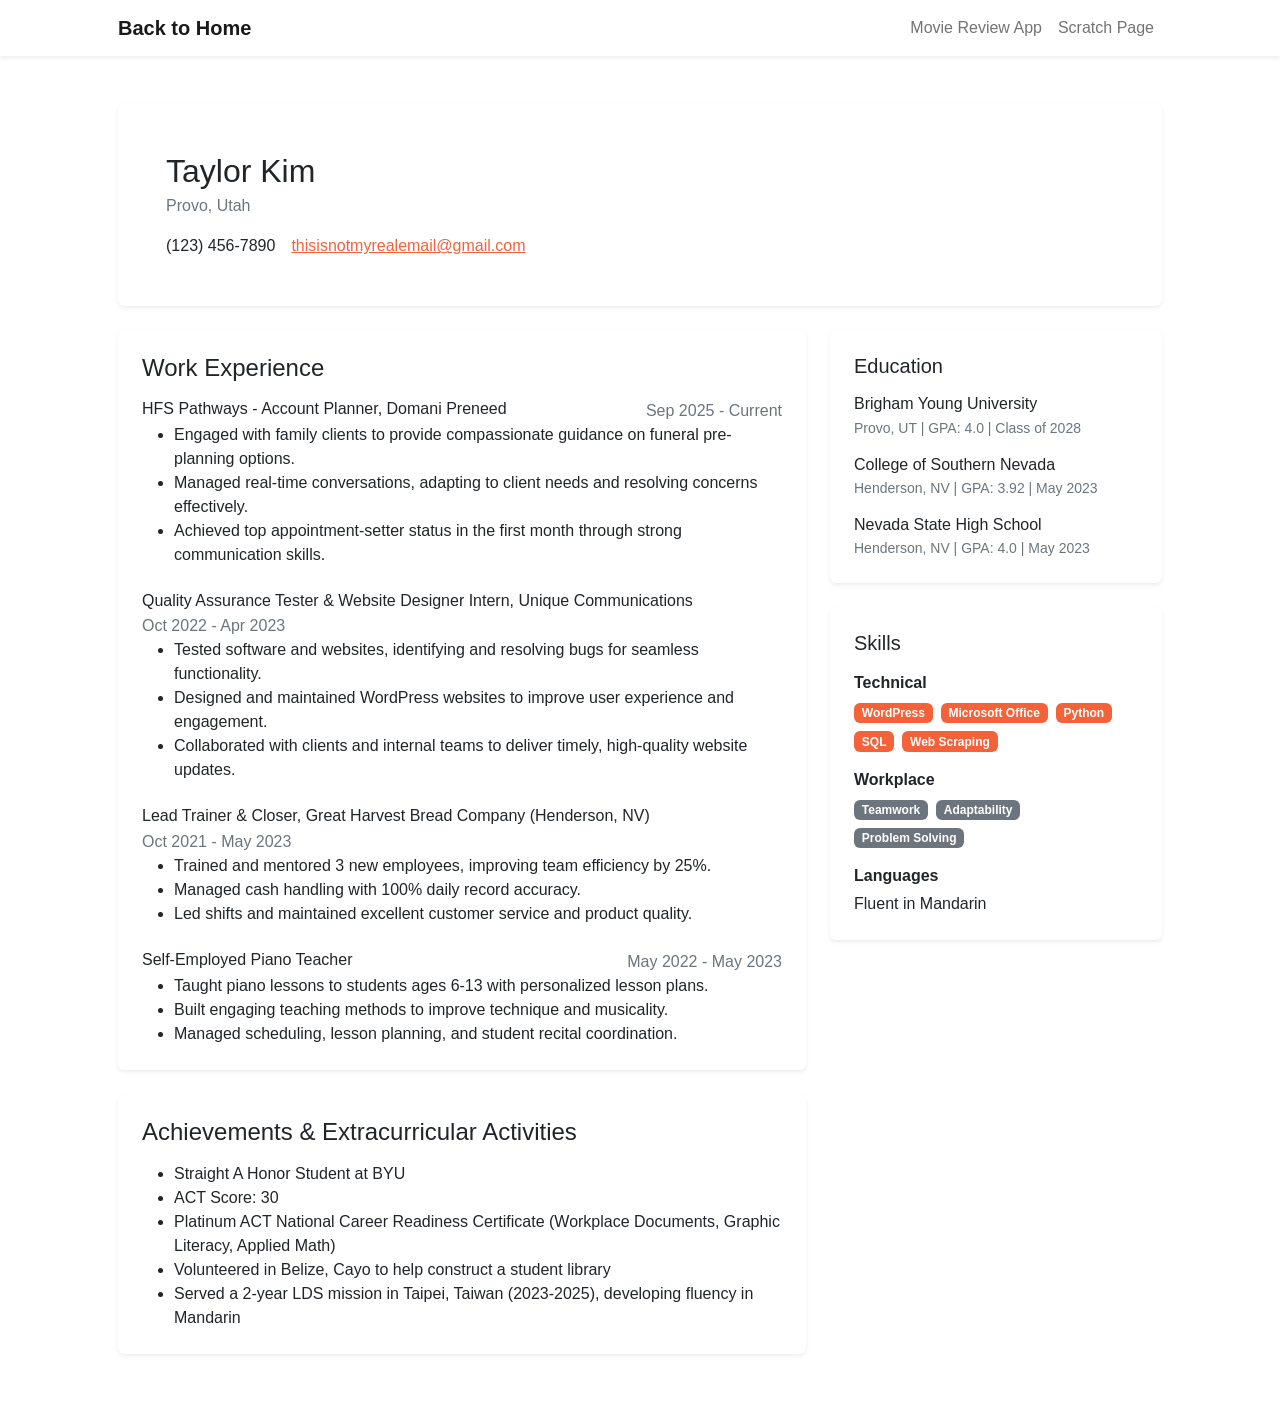
<file: resume.html>
<!DOCTYPE html>
<html lang="en">
<head>
    <meta charset="UTF-8">
    <meta name="viewport" content="width=device-width, initial-scale=1.0">
    <title>Taylor Kim | Resume</title>
    <link rel="stylesheet" href="css/styles.css">
</head>
<body>
    <nav class="navbar navbar-expand-lg navbar-light bg-white shadow-sm">
        <div class="container px-4 px-lg-5">
            <a class="navbar-brand fw-bold" href="index.html">Back to Home</a>
            <div class="navbar-nav ms-auto">
                <a class="nav-link" href="movie-review.html">Movie Review App</a>
                <a class="nav-link" href="scratch.html">Scratch Page</a>
            </div>
        </div>
    </nav>

    <main class="py-5">
        <div class="container px-4 px-lg-5">
            <div class="card border-0 shadow-sm mb-4">
                <div class="card-body p-4 p-lg-5">
                    <h1 class="h2 mb-1">Taylor Kim</h1>
                    <p class="text-muted mb-3">Provo, Utah</p>
                    <div class="d-flex flex-wrap gap-3">
                        <span>(123) 456-7890</span>
                        <a href="mailto:thisisnotmyrealemail@gmail.com">thisisnotmyrealemail@gmail.com</a>
                    </div>
                </div>
            </div>

            <div class="row g-4">
                <div class="col-lg-8">
                    <section class="card border-0 shadow-sm mb-4">
                        <div class="card-body p-4">
                            <h2 class="h4 mb-3">Work Experience</h2>

                            <div class="mb-4">
                                <div class="d-flex justify-content-between flex-wrap">
                                    <h3 class="h6 mb-1">HFS Pathways - Account Planner, Domani Preneed</h3>
                                    <span class="text-muted">Sep 2025 - Current</span>
                                </div>
                                <ul class="mb-0">
                                    <li>Engaged with family clients to provide compassionate guidance on funeral pre-planning options.</li>
                                    <li>Managed real-time conversations, adapting to client needs and resolving concerns effectively.</li>
                                    <li>Achieved top appointment-setter status in the first month through strong communication skills.</li>
                                </ul>
                            </div>

                            <div class="mb-4">
                                <div class="d-flex justify-content-between flex-wrap">
                                    <h3 class="h6 mb-1">Quality Assurance Tester & Website Designer Intern, Unique Communications</h3>
                                    <span class="text-muted">Oct 2022 - Apr 2023</span>
                                </div>
                                <ul class="mb-0">
                                    <li>Tested software and websites, identifying and resolving bugs for seamless functionality.</li>
                                    <li>Designed and maintained WordPress websites to improve user experience and engagement.</li>
                                    <li>Collaborated with clients and internal teams to deliver timely, high-quality website updates.</li>
                                </ul>
                            </div>

                            <div class="mb-4">
                                <div class="d-flex justify-content-between flex-wrap">
                                    <h3 class="h6 mb-1">Lead Trainer & Closer, Great Harvest Bread Company (Henderson, NV)</h3>
                                    <span class="text-muted">Oct 2021 - May 2023</span>
                                </div>
                                <ul class="mb-0">
                                    <li>Trained and mentored 3 new employees, improving team efficiency by 25%.</li>
                                    <li>Managed cash handling with 100% daily record accuracy.</li>
                                    <li>Led shifts and maintained excellent customer service and product quality.</li>
                                </ul>
                            </div>

                            <div>
                                <div class="d-flex justify-content-between flex-wrap">
                                    <h3 class="h6 mb-1">Self-Employed Piano Teacher</h3>
                                    <span class="text-muted">May 2022 - May 2023</span>
                                </div>
                                <ul class="mb-0">
                                    <li>Taught piano lessons to students ages 6-13 with personalized lesson plans.</li>
                                    <li>Built engaging teaching methods to improve technique and musicality.</li>
                                    <li>Managed scheduling, lesson planning, and student recital coordination.</li>
                                </ul>
                            </div>
                        </div>
                    </section>

                    <section class="card border-0 shadow-sm">
                        <div class="card-body p-4">
                            <h2 class="h4 mb-3">Achievements & Extracurricular Activities</h2>
                            <ul class="mb-0">
                                <li>Straight A Honor Student at BYU</li>
                                <li>ACT Score: 30</li>
                                <li>Platinum ACT National Career Readiness Certificate (Workplace Documents, Graphic Literacy, Applied Math)</li>
                                <li>Volunteered in Belize, Cayo to help construct a student library</li>
                                <li>Served a 2-year LDS mission in Taipei, Taiwan (2023-2025), developing fluency in Mandarin</li>
                            </ul>
                        </div>
                    </section>
                </div>

                <div class="col-lg-4">
                    <section class="card border-0 shadow-sm mb-4">
                        <div class="card-body p-4">
                            <h2 class="h5 mb-3">Education</h2>
                            <div class="mb-3">
                                <h3 class="h6 mb-1">Brigham Young University</h3>
                                <p class="text-muted small mb-0">Provo, UT | GPA: 4.0 | Class of 2028</p>
                            </div>
                            <div class="mb-3">
                                <h3 class="h6 mb-1">College of Southern Nevada</h3>
                                <p class="text-muted small mb-0">Henderson, NV | GPA: 3.92 | May 2023</p>
                            </div>
                            <div>
                                <h3 class="h6 mb-1">Nevada State High School</h3>
                                <p class="text-muted small mb-0">Henderson, NV | GPA: 4.0 | May 2023</p>
                            </div>
                        </div>
                    </section>

                    <section class="card border-0 shadow-sm mb-4">
                        <div class="card-body p-4">
                            <h2 class="h5 mb-3">Skills</h2>
                            <p class="fw-semibold mb-2">Technical</p>
                            <div class="d-flex flex-wrap gap-2 mb-3">
                                <span class="badge bg-primary">WordPress</span>
                                <span class="badge bg-primary">Microsoft Office</span>
                                <span class="badge bg-primary">Python</span>
                                <span class="badge bg-primary">SQL</span>
                                <span class="badge bg-primary">Web Scraping</span>
                            </div>
                            <p class="fw-semibold mb-2">Workplace</p>
                            <div class="d-flex flex-wrap gap-2 mb-3">
                                <span class="badge bg-secondary">Teamwork</span>
                                <span class="badge bg-secondary">Adaptability</span>
                                <span class="badge bg-secondary">Problem Solving</span>
                            </div>
                            <p class="fw-semibold mb-1">Languages</p>
                            <p class="mb-0">Fluent in Mandarin</p>
                        </div>
                    </section>

            
                </div>
            </div>
        </div>
    </main>
</body>
</html>
</file>
